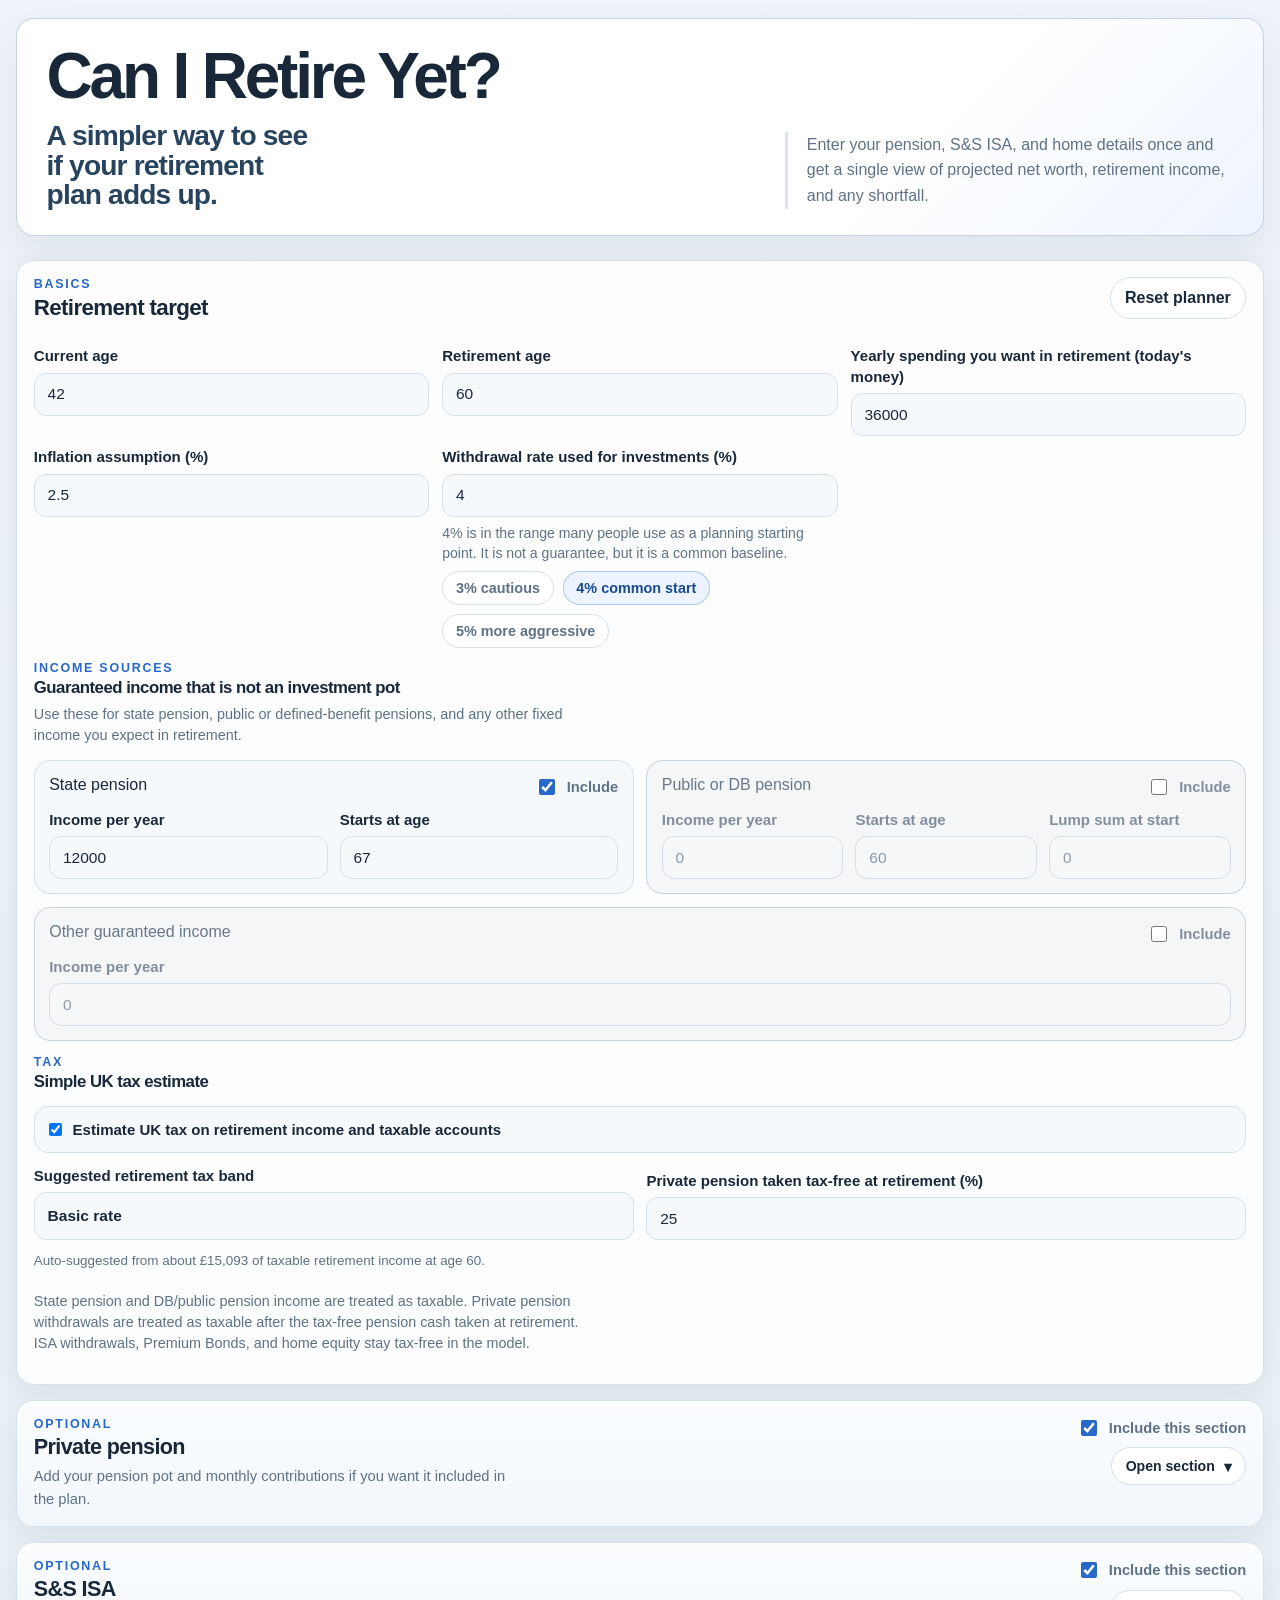
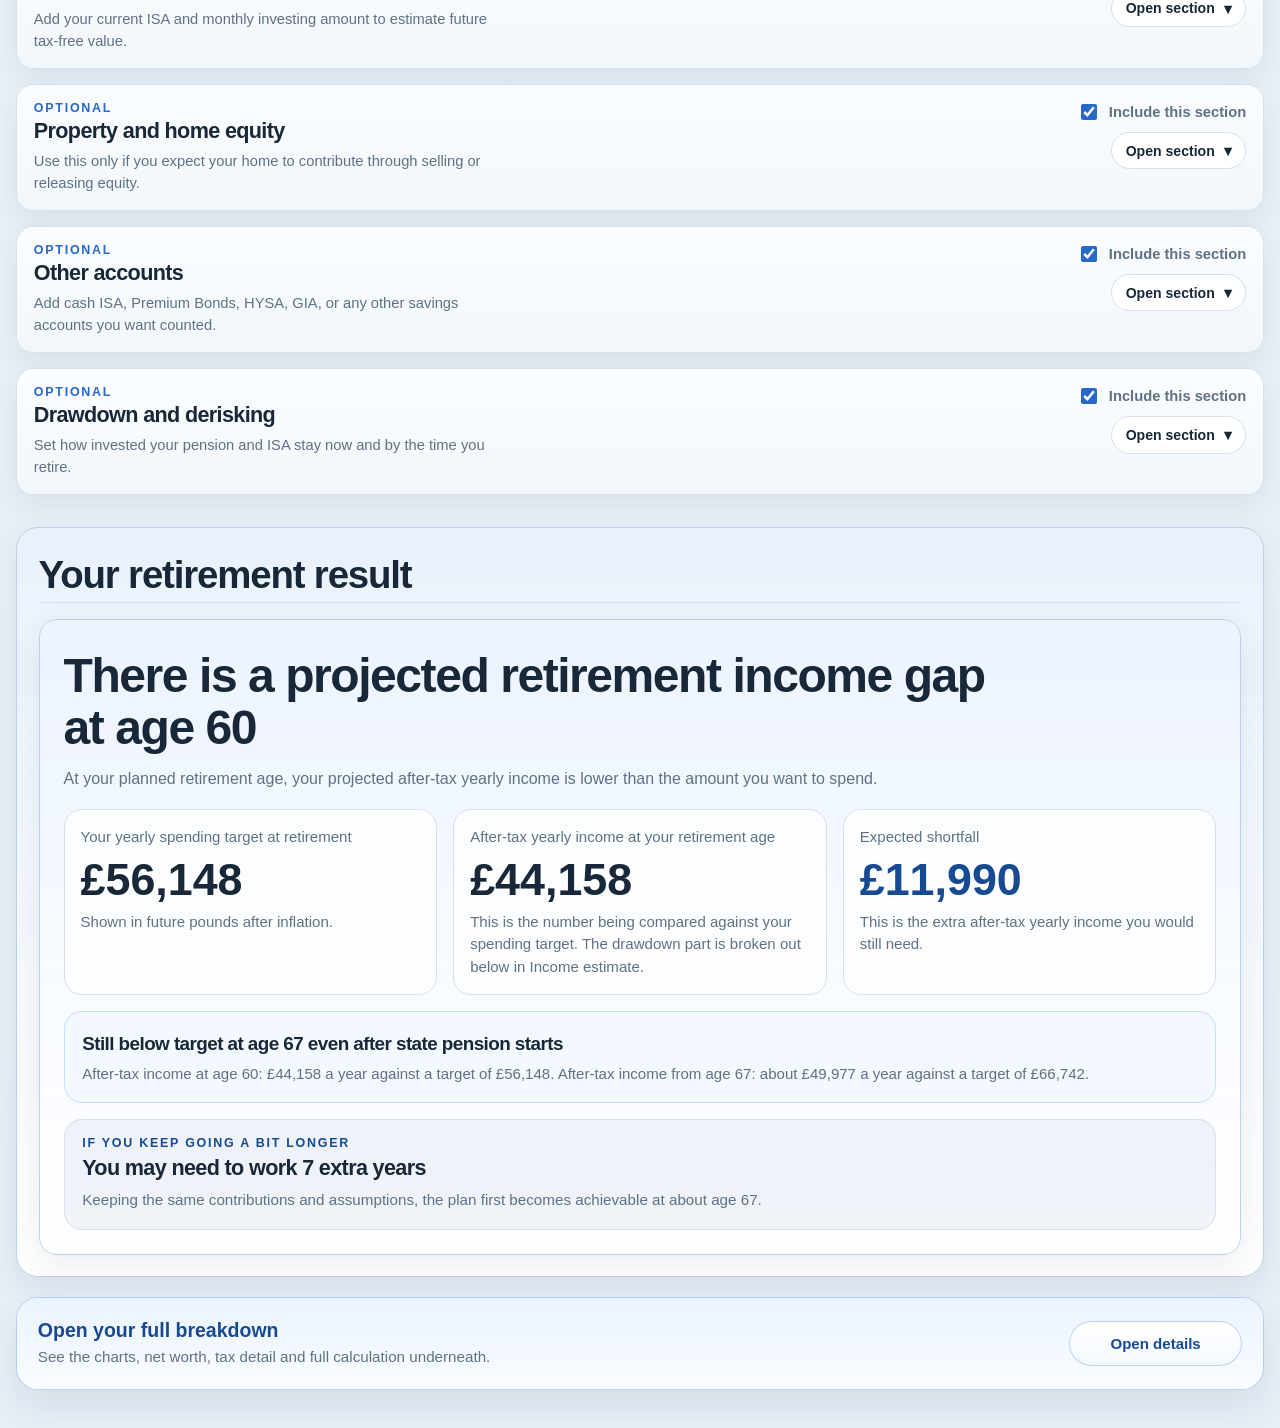
<file: index.html>
<!DOCTYPE html>
<html lang="en-GB">
<head>
  <meta charset="UTF-8">
  <meta name="viewport" content="width=device-width, initial-scale=1.0">
  <title>Can I Retire Yet?</title>
  <meta
    name="description"
    content="A simple retirement planner that combines pensions, ISA growth, and home equity in one place."
  >
  <link rel="stylesheet" href="styles.css">
</head>
<body>
  <header class="hero shell">
    <div class="hero-copy">
      <h1>Can I Retire Yet?</h1>
      <p class="hero-subtitle">A simpler way to see if your retirement plan adds up.</p>
      <p class="hero-text">
        Enter your pension, S&amp;S ISA, and home details once and get a single view of
        projected net worth, retirement income, and any shortfall.
      </p>
    </div>
  </header>

  <main class="shell layout">
    <form class="planner" id="planner" data-planner>
      <section class="panel-card panel-card-wide panel-card-aside" id="basicsSection">
        <div class="panel-heading panel-heading-top">
          <div>
            <p class="panel-kicker">Basics</p>
            <h2>Retirement target</h2>
          </div>
          <button class="secondary-button secondary-button-quiet" id="resetPlanner" type="button">Reset planner</button>
        </div>
        <div class="field-grid three-up">
          <label class="field">
            <span>Current age</span>
            <input id="currentAge" type="number" min="18" max="90" step="1" value="42">
          </label>
          <label class="field">
            <span>Retirement age</span>
            <input id="retirementAge" type="number" min="40" max="90" step="1" value="60">
          </label>
          <label class="field">
            <span>Yearly spending you want in retirement (today&apos;s money)</span>
            <input id="targetSpending" type="number" min="0" step="1000" value="36000">
          </label>
          <label class="field">
            <span>Inflation assumption (%)</span>
            <input id="inflationRate" type="number" min="0" max="10" step="0.1" value="2.5">
          </label>
          <label class="field">
            <span>Withdrawal rate used for investments (%)</span>
            <input id="withdrawalRate" type="number" min="1" max="10" step="0.1" value="4">
            <div class="field-help withdrawal-help">
              <p id="withdrawalGuidance">
                A common planning starting point is around 4%. Lower numbers are more cautious.
              </p>
              <div class="rate-presets" aria-label="Suggested withdrawal rate presets">
                <button class="rate-preset is-active" type="button" data-rate="3">3% cautious</button>
                <button class="rate-preset" type="button" data-rate="4">4% common start</button>
                <button class="rate-preset" type="button" data-rate="5">5% more aggressive</button>
              </div>
            </div>
          </label>
          <div class="guaranteed-income-block full-width">
            <div class="guaranteed-income-heading">
              <p class="panel-kicker">Income Sources</p>
              <h3>Guaranteed income that is not an investment pot</h3>
              <p class="section-copy">
                Use these for state pension, public or defined-benefit pensions, and any other fixed
                income you expect in retirement.
              </p>
            </div>
            <div class="guaranteed-income-grid">
              <div class="guaranteed-income-card optional-field" id="statePensionField">
                <div class="field-top">
                  <span>State pension</span>
                  <label class="mini-toggle">
                    <input id="includeStatePension" type="checkbox" checked>
                    <span>Include</span>
                  </label>
                </div>
                <div class="subfield-grid two-up">
                  <label class="field">
                    <span>Income per year</span>
                    <input id="statePensionIncome" type="number" min="0" step="1000" value="12000">
                  </label>
                  <label class="field">
                    <span>Starts at age</span>
                    <input id="statePensionStartAge" type="number" min="55" max="90" step="1" value="67">
                  </label>
                </div>
              </div>

              <div class="guaranteed-income-card optional-field" id="publicPensionField">
                <div class="field-top">
                  <span>Public or DB pension</span>
                  <label class="mini-toggle">
                    <input id="includePublicPension" type="checkbox">
                    <span>Include</span>
                  </label>
                </div>
                <div class="subfield-grid three-up">
                  <label class="field">
                    <span>Income per year</span>
                    <input id="publicPensionIncome" type="number" min="0" step="1000" value="0">
                  </label>
                  <label class="field">
                    <span>Starts at age</span>
                    <input id="publicPensionStartAge" type="number" min="40" max="90" step="1" value="60">
                  </label>
                  <label class="field">
                    <span>Lump sum at start</span>
                    <input id="publicPensionLumpSum" type="number" min="0" step="1000" value="0">
                  </label>
                </div>
              </div>

              <div class="guaranteed-income-card guaranteed-income-card-wide optional-field" id="otherGuaranteedIncomeField">
                <div class="field-top">
                  <span>Other guaranteed income</span>
                  <label class="mini-toggle">
                    <input id="includeOtherGuaranteedIncome" type="checkbox">
                    <span>Include</span>
                  </label>
                </div>
                <label class="field">
                  <span>Income per year</span>
                  <input id="otherGuaranteedIncome" type="number" min="0" step="1000" value="0">
                </label>
              </div>
            </div>
          </div>
          <div class="guaranteed-income-block full-width">
            <div class="guaranteed-income-heading">
              <p class="panel-kicker">Tax</p>
              <h3>Simple UK tax estimate</h3>
            </div>
            <div class="tax-controls">
              <label class="inline-checkbox full-width">
                <input id="includeTaxEstimate" type="checkbox" checked>
                <span>Estimate UK tax on retirement income and taxable accounts</span>
              </label>
              <label class="field tax-band-field">
                <span>Suggested retirement tax band</span>
                <input id="taxBand" type="hidden" value="basic">
                <div class="static-value" id="taxBandDisplay">Basic rate</div>
              </label>
              <label class="field">
                <span>Private pension taken tax-free at retirement (%)</span>
                <input id="pensionTaxFreePercent" type="number" min="0" max="25" step="1" value="25">
              </label>
              <p class="tax-helper full-width" id="taxBandHelp">Auto-suggested from projected taxable retirement income at your retirement age.</p>
            </div>
              <p class="section-copy tax-copy">
                State pension and DB/public pension income are treated as taxable. Private pension withdrawals are
                treated as taxable after the tax-free pension cash taken at retirement. ISA withdrawals, Premium
                Bonds, and home equity stay tax-free in the model.
              </p>
          </div>
        </div>
      </section>

      <details class="planner-disclosure panel-card" id="pensionSection">
        <summary class="planner-summary">
          <div class="planner-summary-copy">
            <p class="panel-kicker">Optional</p>
            <h2>Private pension</h2>
            <p>Add your pension pot and monthly contributions if you want it included in the plan.</p>
          </div>
          <div class="planner-summary-actions">
            <label class="section-toggle">
              <input id="includePension" type="checkbox" checked>
              <span>Include this section</span>
            </label>
            <span class="planner-summary-indicator" aria-hidden="true"></span>
          </div>
        </summary>
        <div class="planner-disclosure-body">
          <div class="field-grid two-up compact-grid">
            <label class="field">
              <span>Current pension value</span>
              <input id="pensionCurrent" type="number" min="0" step="1000" value="95000">
            </label>
            <label class="field">
              <span>Expected annual return (%)</span>
              <input id="pensionReturn" type="number" min="0" max="15" step="0.1" value="5">
            </label>
            <label class="field">
              <span>Your monthly contribution</span>
              <input id="pensionMonthlyEmployee" type="number" min="0" step="50" value="550">
            </label>
            <label class="field">
              <span>Employer monthly contribution</span>
              <input id="pensionMonthlyEmployer" type="number" min="0" step="50" value="350">
            </label>
            <label class="inline-checkbox full-width">
              <input id="pensionContributionInflation" type="checkbox">
              <span>Increase these monthly contributions with inflation each year</span>
            </label>
          </div>
        </div>
      </details>

      <details class="planner-disclosure panel-card" id="isaSection">
        <summary class="planner-summary">
          <div class="planner-summary-copy">
            <p class="panel-kicker">Optional</p>
            <h2>S&amp;S ISA</h2>
            <p>Add your current ISA and monthly investing amount to estimate future tax-free value.</p>
          </div>
          <div class="planner-summary-actions">
            <label class="section-toggle">
              <input id="includeIsa" type="checkbox" checked>
              <span>Include this section</span>
            </label>
            <span class="planner-summary-indicator" aria-hidden="true"></span>
          </div>
        </summary>
        <div class="planner-disclosure-body">
          <div class="field-grid three-up compact-grid">
            <label class="field">
              <span>Current ISA value</span>
              <input id="isaCurrent" type="number" min="0" step="1000" value="40000">
            </label>
            <label class="field">
              <span>Expected annual return (%)</span>
              <input id="isaReturn" type="number" min="0" max="15" step="0.1" value="6">
            </label>
            <label class="field">
              <span>Monthly ISA contribution</span>
              <input id="isaMonthly" type="number" min="0" step="50" value="500">
            </label>
            <label class="inline-checkbox full-width">
              <input id="isaContributionInflation" type="checkbox">
              <span>Increase this monthly contribution with inflation each year</span>
            </label>
          </div>
        </div>
      </details>

      <details class="planner-disclosure panel-card" id="homeSection">
        <summary class="planner-summary">
          <div class="planner-summary-copy">
            <p class="panel-kicker">Optional</p>
            <h2>Property and home equity</h2>
            <p>Use this only if you expect your home to contribute through selling or releasing equity.</p>
          </div>
          <div class="planner-summary-actions">
            <label class="section-toggle">
              <input id="includeHome" type="checkbox" checked>
              <span>Include this section</span>
            </label>
            <span class="planner-summary-indicator" aria-hidden="true"></span>
          </div>
        </summary>
        <div class="planner-disclosure-body">
          <div class="field-grid three-up compact-grid">
            <label class="field">
              <span>Current home value</span>
              <input id="homeValue" type="number" min="0" step="5000" value="425000">
            </label>
            <label class="field">
              <span>Home value growth per year (%)</span>
              <input id="homeGrowth" type="number" min="0" max="10" step="0.1" value="2.5">
            </label>
            <label class="field">
              <span>Mortgage balance today</span>
              <input id="mortgageBalance" type="number" min="0" step="1000" value="160000">
            </label>
            <label class="field">
              <span>Mortgage interest rate (%)</span>
              <input id="mortgageRate" type="number" min="0" max="20" step="0.1" value="4.2">
            </label>
            <label class="field">
              <span>Years left on mortgage</span>
              <input id="mortgageTermYears" type="number" min="0" max="40" step="1" value="22">
            </label>
            <label class="field full-width range-field">
              <span>Home equity to use for retirement funding</span>
              <div class="range-wrap">
                <input id="equityUsageRate" type="range" min="0" max="100" step="5" value="35">
                <strong id="equity-usage-label">35%</strong>
              </div>
              <small>Use this if you want to model downsizing, selling, or releasing some equity.</small>
            </label>
          </div>
        </div>
      </details>

      <details class="planner-disclosure panel-card" id="otherAccountsSection">
        <summary class="planner-summary">
          <div class="planner-summary-copy">
            <p class="panel-kicker">Optional</p>
            <h2>Other accounts</h2>
            <p>Add cash ISA, Premium Bonds, HYSA, GIA, or any other savings accounts you want counted.</p>
          </div>
          <div class="planner-summary-actions">
            <label class="section-toggle">
              <input id="includeOtherAccounts" type="checkbox" checked>
              <span>Include this section</span>
            </label>
            <span class="planner-summary-indicator" aria-hidden="true"></span>
          </div>
        </summary>
        <div class="planner-disclosure-body">
          <div class="savings-header">
            <span>Account type</span>
            <span>Current balance</span>
            <span>Monthly saving</span>
            <span>Yearly rate (%)</span>
            <span>Inflation-linked</span>
            <span></span>
          </div>
          <div class="savings-rows" id="savingsAccounts" aria-live="polite"></div>
          <button class="secondary-button" id="addSavingsAccount" type="button">
            Add another savings account
          </button>
        </div>
      </details>

      <details class="planner-disclosure panel-card" id="assetMixSection">
        <summary class="planner-summary">
          <div class="planner-summary-copy">
            <p class="panel-kicker">Optional</p>
            <h2>Drawdown and derisking</h2>
            <p>Set how invested your pension and ISA stay now and by the time you retire.</p>
          </div>
          <div class="planner-summary-actions">
            <label class="section-toggle">
              <input id="includeAssetMix" type="checkbox" checked>
              <span>Include this section</span>
            </label>
            <span class="planner-summary-indicator" aria-hidden="true"></span>
          </div>
        </summary>
        <div class="planner-disclosure-body">
          <div class="field-grid two-up">
            <label class="field">
              <span>Shares now (%)</span>
              <input id="equityAllocationNow" type="number" min="0" max="100" step="1" value="85">
            </label>
            <label class="field">
              <span>Shares at retirement (%)</span>
              <input id="equityAllocationRetirement" type="number" min="0" max="100" step="1" value="55">
            </label>
            <label class="field">
              <span>Start moving to safer assets this many years before retirement</span>
              <input id="deriskingStartYears" type="number" min="0" max="30" step="1" value="10">
            </label>
            <label class="field full-width">
              <span>Expected return for safer assets (%)</span>
              <input id="defensiveReturn" type="number" min="0" max="10" step="0.1" value="2.5">
            </label>
          </div>
        </div>
      </details>
    </form>

    <aside class="results" id="resultsSection">
      <section class="results-intro">
        <h2>Your retirement result</h2>
      </section>

      <section class="answer" aria-labelledby="readiness-title">
        <div class="answer-heading">
          <h2 id="readiness-title">There is a projected retirement income gap</h2>
          <p class="answer-copy" id="result-explainer">
            At your planned retirement age, your projected yearly income is below what you want to spend.
          </p>
        </div>
        <div class="answer-grid">
          <div class="answer-item">
            <span>Your yearly spending target at retirement</span>
            <strong id="future-spending-target">&pound;0</strong>
            <p>Shown in future pounds after inflation.</p>
          </div>
          <div class="answer-item">
            <span>After-tax yearly income at your retirement age</span>
            <strong id="answer-income-output">&pound;0</strong>
            <p>This is the number being compared against your spending target. The drawdown part is broken out below in Income estimate.</p>
          </div>
          <div class="answer-item answer-item-strong">
            <span id="answer-difference-label">Expected shortfall</span>
            <strong id="answer-difference">&pound;0</strong>
            <p id="answer-difference-note">This is the yearly gap between spending and income.</p>
          </div>
        </div>
        <div class="later-income-callout" id="later-income-callout">
          <h3 id="later-income-title">Later pension start ages can change this result</h3>
          <p id="later-income-copy">
            If income sources start after your chosen retirement age, this planner will show how the picture changes once they begin.
          </p>
        </div>
        <div class="timeline-note" id="timeline-note">
          <p class="timeline-kicker">If you keep going a bit longer</p>
          <h3 id="extra-years-title">You may need to work 0 extra years</h3>
          <p id="extra-years-copy">
            Based on the assumptions above, this plan is already achievable at your chosen retirement age.
          </p>
        </div>
      </section>
    </aside>

    <section class="results-more">
      <details class="results-disclosure">
        <summary class="results-disclosure-summary">
          <div class="results-disclosure-copy">
            <strong>Open your full breakdown</strong>
            <small>See the charts, net worth, tax detail and full calculation underneath.</small>
          </div>
        </summary>
        <div class="results-disclosure-body">
          <section class="overview" aria-label="Retirement overview">
            <div class="overview-item">
              <span>Years to retirement</span>
              <strong id="years-to-retirement">0</strong>
            </div>
            <div class="overview-item">
              <span>Projected net worth</span>
              <strong id="projected-net-worth">&pound;0</strong>
            </div>
            <div class="overview-item">
              <span>Estimated after-tax annual income</span>
              <strong id="estimated-income">&pound;0</strong>
            </div>
            <div class="overview-item overview-item-wide">
              <span id="income-gap-label">Expected shortfall</span>
              <strong id="income-gap">&pound;0</strong>
              <p class="summary-note" id="income-gap-note">Compared with your inflation-adjusted spending target.</p>
            </div>
          </section>

          <div class="results-detail-grid">
            <section class="results-card">
              <h3>Projected balances at retirement</h3>
              <div class="results-row">
                <span>Public/DB pension lump sum</span>
                <strong id="public-pension-lump-sum-output">&pound;0</strong>
              </div>
              <div class="results-row">
                <span>Private pension tax-free cash at retirement</span>
                <strong id="pension-tax-free-cash-output">&pound;0</strong>
              </div>
              <div class="results-row">
                <span>Remaining private pension pot</span>
                <strong id="pension-future-value">&pound;0</strong>
              </div>
              <div class="results-row">
                <span>S&amp;S ISA</span>
                <strong id="isa-future-value">&pound;0</strong>
              </div>
              <div class="results-row">
                <span>Other accounts</span>
                <strong id="savings-future-value">&pound;0</strong>
              </div>
              <div class="results-row">
                <span>Home equity</span>
                <strong id="home-equity-value">&pound;0</strong>
              </div>
              <div class="results-row">
                <span>Usable home equity</span>
                <strong id="usable-equity-value">&pound;0</strong>
              </div>
            </section>

            <section class="results-card">
              <h3>Income estimate</h3>
              <div class="results-row">
                <span>Gross drawdown from pension, pension tax-free cash, ISA, other accounts and home equity</span>
                <strong id="drawdown-income">&pound;0</strong>
              </div>
              <div class="results-row">
                <span>State pension income at retirement</span>
                <strong id="state-pension-income-output">&pound;0</strong>
              </div>
              <div class="results-row">
                <span>Public/DB pension income at retirement</span>
                <strong id="public-pension-income-output">&pound;0</strong>
              </div>
              <div class="results-row">
                <span>Other guaranteed income</span>
                <strong id="other-guaranteed-income-output">&pound;0</strong>
              </div>
              <div class="results-row">
                <span>Gross yearly income before tax</span>
                <strong id="gross-income-output">&pound;0</strong>
              </div>
              <div class="results-row">
                <span>Estimated income tax</span>
                <strong id="income-tax-output">&pound;0</strong>
              </div>
              <div class="results-row emphasis">
                <span>After-tax yearly income available</span>
                <strong id="total-income-output">&pound;0</strong>
              </div>
            </section>

            <section class="results-card">
              <h3>Net worth mix</h3>
              <div class="mix-group">
                <div class="mix-label">
                  <span>Public/DB lump sum</span>
                  <strong id="public-pension-lump-sum-share-label">0%</strong>
                </div>
                <div class="stack-bar"><span class="bar-fill public-pension-fill" id="public-pension-lump-sum-share"></span></div>
              </div>
              <div class="mix-group">
                <div class="mix-label">
                  <span>Pension</span>
                  <strong id="pension-share-label">0%</strong>
                </div>
                <div class="stack-bar"><span class="bar-fill pension-fill" id="pension-share"></span></div>
              </div>
              <div class="mix-group">
                <div class="mix-label">
                  <span>S&amp;S ISA</span>
                  <strong id="isa-share-label">0%</strong>
                </div>
                <div class="stack-bar"><span class="bar-fill isa-fill" id="isa-share"></span></div>
              </div>
              <div class="mix-group">
                <div class="mix-label">
                  <span>Other accounts</span>
                  <strong id="savings-share-label">0%</strong>
                </div>
                <div class="stack-bar"><span class="bar-fill savings-fill" id="savings-share"></span></div>
              </div>
              <div class="mix-group">
                <div class="mix-label">
                  <span>Home equity</span>
                  <strong id="home-share-label">0%</strong>
                </div>
                <div class="stack-bar"><span class="bar-fill home-fill" id="home-share"></span></div>
              </div>
            </section>
          </div>

          <section class="results-card charts-card">
            <div class="charts-header">
              <div>
                <h3>Interactive charts</h3>
                <p class="chart-note" id="chartDescription">
                  Hover the bars to inspect how your plan grows between now and retirement.
                </p>
              </div>
              <div class="chart-mode-switch" aria-label="Chart modes">
                <button class="chart-mode is-active" type="button" data-chart-mode="growth">Net worth growth</button>
                <button class="chart-mode" type="button" data-chart-mode="contributions">Contributions</button>
                <button class="chart-mode" type="button" data-chart-mode="drawdown">Drawdown</button>
              </div>
            </div>

            <div class="chart-frame">
              <div class="chart-meta">
                <h4 id="chartTitle">Net worth growth to retirement</h4>
                <p id="chartSummary">Projected total net worth grows as contributions, returns, and home equity build over time.</p>
              </div>
              <div class="chart-stage" id="chartStage">
                <div class="chart-canvas">
                  <svg id="interactiveChart" viewBox="0 0 960 380" role="img" aria-labelledby="chartTitle"></svg>
                </div>
                <div class="chart-tooltip" id="chartTooltip" hidden></div>
              </div>
              <div class="chart-legend" id="chartLegend"></div>
            </div>
          </section>

          <section class="results-card assumptions">
            <h3>Assumptions</h3>
            <ul>
              <li id="assumption-growth">Monthly compounding is used for pension and ISA growth.</li>
              <li id="assumption-inflation">Target spending is inflated from today to retirement.</li>
              <li id="assumption-tax">Tax is not being estimated on taxable accounts.</li>
              <li id="assumption-equity">Only the chosen share of home equity is counted toward funding.</li>
            </ul>
          </section>
        </div>
      </details>
    </section>
  </main>

  <noscript>
    <div class="noscript-banner">
      This planner needs JavaScript enabled to calculate pension, ISA, and home equity projections.
    </div>
  </noscript>

  <template id="savingsAccountTemplate">
    <div class="savings-row">
      <label class="field">
        <span class="sr-only">Account type</span>
        <select class="savings-type">
          <option value="cash_isa">Cash ISA</option>
          <option value="cash_lisa">Cash LISA</option>
          <option value="premium_bonds">Premium Bonds</option>
          <option value="hysa">High-yield savings</option>
          <option value="fixed_bond">Fixed-rate bond</option>
          <option value="notice_account">Notice account</option>
          <option value="nsi_income_bonds">NS&amp;I Income Bonds</option>
          <option value="gia">GIA</option>
          <option value="savings_account">Savings account</option>
        </select>
      </label>
      <label class="field">
        <span class="sr-only">Current balance</span>
        <input class="savings-balance" type="number" min="0" step="100" value="0">
      </label>
      <label class="field">
        <span class="sr-only">Monthly saving</span>
        <input class="savings-monthly" type="number" min="0" step="25" value="0">
      </label>
      <label class="field">
        <span class="sr-only">Yearly rate</span>
        <input class="savings-rate" type="number" min="0" max="15" step="0.1" value="0">
      </label>
      <label class="savings-checkbox">
        <input class="savings-inflation-linked" type="checkbox">
        <span>Inflation</span>
      </label>
      <button class="remove-button" type="button">Remove</button>
    </div>
  </template>

  <script src="script.js"></script>
</body>
</html>
</file>
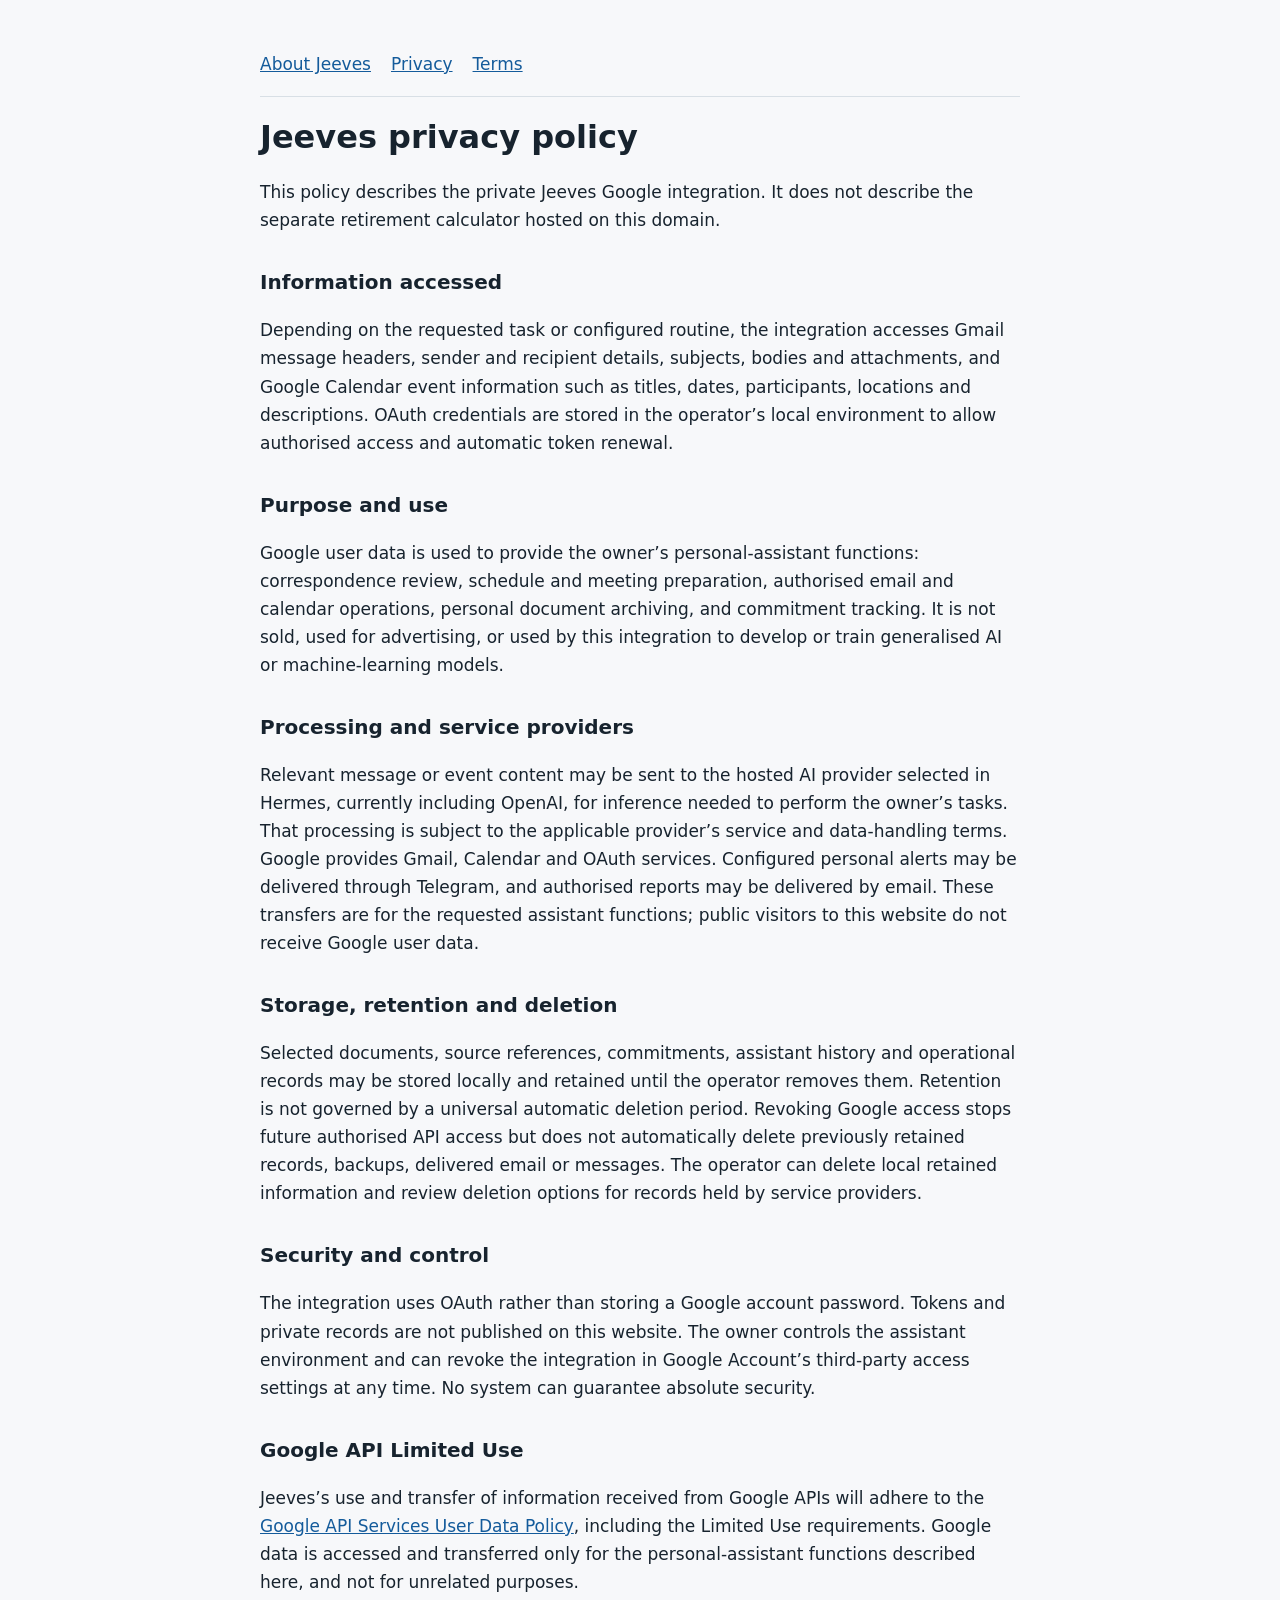
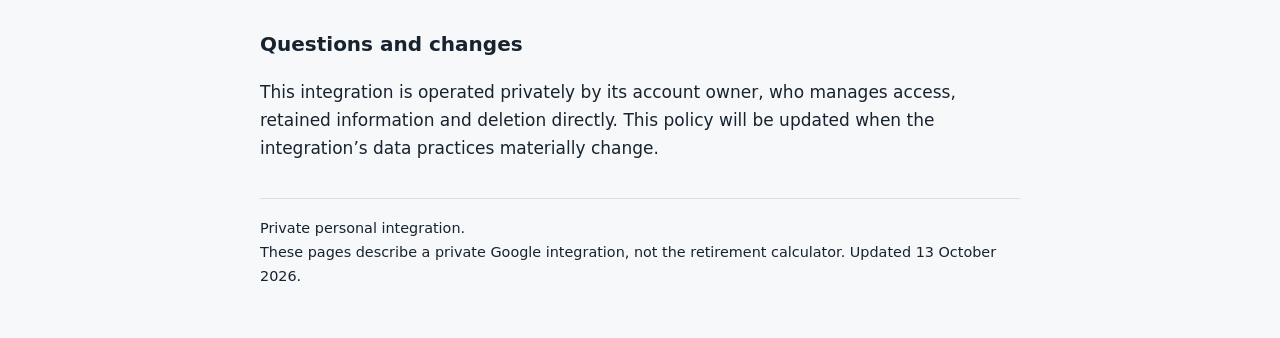
<file: jeeves-privacy.html>
<!doctype html>
<html lang="en-GB"><head><meta charset="utf-8"><meta name="viewport" content="width=device-width,initial-scale=1"><meta name="robots" content="noindex"><title>Jeeves — privacy policy</title><style>body{font:17px/1.65 system-ui,sans-serif;color:#17232e;background:#f7f8fa;margin:0}main{max-width:760px;margin:50px auto;padding:0 24px}h1{font-size:2rem;line-height:1.2}h2{font-size:1.25rem;margin-top:2rem}a{color:#145b9b}nav{display:flex;gap:20px;flex-wrap:wrap;border-bottom:1px solid #d8dfe5;padding-bottom:18px}footer{border-top:1px solid #d8dfe5;margin-top:36px;padding-top:18px;font-size:.9rem}.note{padding:16px;border-left:4px solid #145b9b;background:#eaf0f5}</style></head><body><main><nav aria-label="Integration information"><a href="jeeves.html">About Jeeves</a><a href="jeeves-privacy.html">Privacy</a><a href="jeeves-terms.html">Terms</a></nav><h1>Jeeves privacy policy</h1><p>This policy describes the private Jeeves Google integration. It does not describe the separate retirement calculator hosted on this domain.</p><h2>Information accessed</h2><p>Depending on the requested task or configured routine, the integration accesses Gmail message headers, sender and recipient details, subjects, bodies and attachments, and Google Calendar event information such as titles, dates, participants, locations and descriptions. OAuth credentials are stored in the operator’s local environment to allow authorised access and automatic token renewal.</p><h2>Purpose and use</h2><p>Google user data is used to provide the owner’s personal-assistant functions: correspondence review, schedule and meeting preparation, authorised email and calendar operations, personal document archiving, and commitment tracking. It is not sold, used for advertising, or used by this integration to develop or train generalised AI or machine-learning models.</p><h2>Processing and service providers</h2><p>Relevant message or event content may be sent to the hosted AI provider selected in Hermes, currently including OpenAI, for inference needed to perform the owner’s tasks. That processing is subject to the applicable provider’s service and data-handling terms. Google provides Gmail, Calendar and OAuth services. Configured personal alerts may be delivered through Telegram, and authorised reports may be delivered by email. These transfers are for the requested assistant functions; public visitors to this website do not receive Google user data.</p><h2>Storage, retention and deletion</h2><p>Selected documents, source references, commitments, assistant history and operational records may be stored locally and retained until the operator removes them. Retention is not governed by a universal automatic deletion period. Revoking Google access stops future authorised API access but does not automatically delete previously retained records, backups, delivered email or messages. The operator can delete local retained information and review deletion options for records held by service providers.</p><h2>Security and control</h2><p>The integration uses OAuth rather than storing a Google account password. Tokens and private records are not published on this website. The owner controls the assistant environment and can revoke the integration in Google Account’s third-party access settings at any time. No system can guarantee absolute security.</p><h2>Google API Limited Use</h2><p>Jeeves’s use and transfer of information received from Google APIs will adhere to the <a href="https://developers.google.com/terms/api-services-user-data-policy">Google API Services User Data Policy</a>, including the Limited Use requirements. Google data is accessed and transferred only for the personal-assistant functions described here, and not for unrelated purposes.</p><h2>Questions and changes</h2><p>This integration is operated privately by its account owner, who manages access, retained information and deletion directly. This policy will be updated when the integration’s data practices materially change.</p><footer>Private personal integration.<br>These pages describe a private Google integration, not the retirement calculator. Updated 13 October 2026.</footer></main></body></html>
</file>
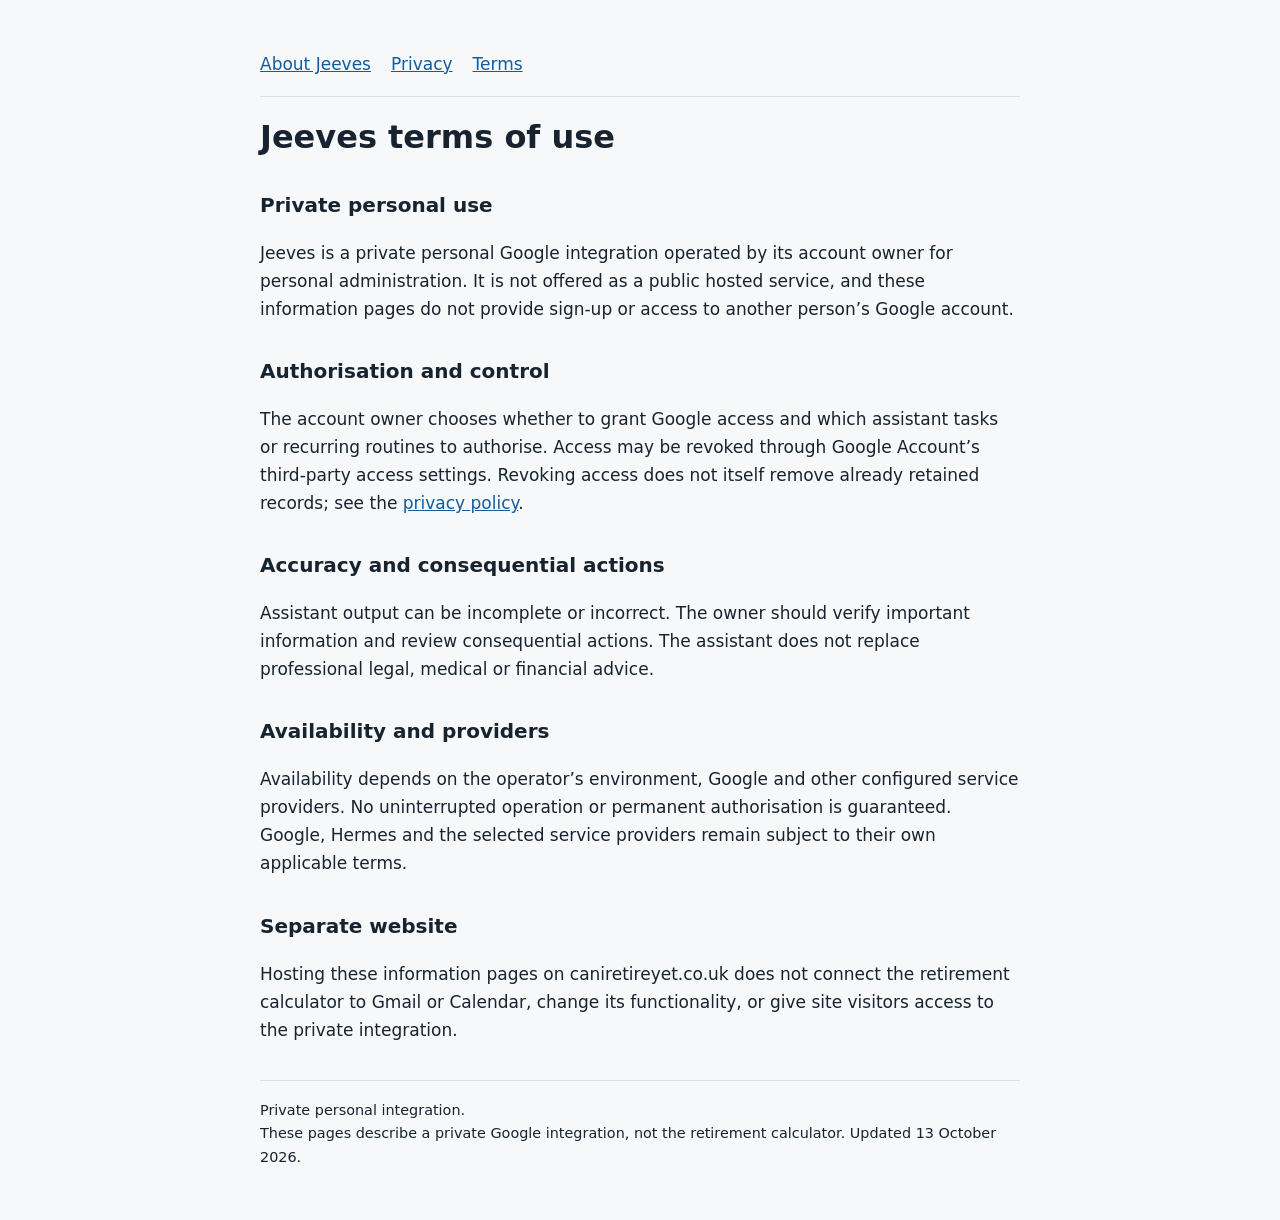
<file: jeeves-terms.html>
<!doctype html>
<html lang="en-GB"><head><meta charset="utf-8"><meta name="viewport" content="width=device-width,initial-scale=1"><meta name="robots" content="noindex"><title>Jeeves — terms of use</title><style>body{font:17px/1.65 system-ui,sans-serif;color:#17232e;background:#f7f8fa;margin:0}main{max-width:760px;margin:50px auto;padding:0 24px}h1{font-size:2rem;line-height:1.2}h2{font-size:1.25rem;margin-top:2rem}a{color:#145b9b}nav{display:flex;gap:20px;flex-wrap:wrap;border-bottom:1px solid #d8dfe5;padding-bottom:18px}footer{border-top:1px solid #d8dfe5;margin-top:36px;padding-top:18px;font-size:.9rem}.note{padding:16px;border-left:4px solid #145b9b;background:#eaf0f5}</style></head><body><main><nav aria-label="Integration information"><a href="jeeves.html">About Jeeves</a><a href="jeeves-privacy.html">Privacy</a><a href="jeeves-terms.html">Terms</a></nav><h1>Jeeves terms of use</h1><h2>Private personal use</h2><p>Jeeves is a private personal Google integration operated by its account owner for personal administration. It is not offered as a public hosted service, and these information pages do not provide sign-up or access to another person’s Google account.</p><h2>Authorisation and control</h2><p>The account owner chooses whether to grant Google access and which assistant tasks or recurring routines to authorise. Access may be revoked through Google Account’s third-party access settings. Revoking access does not itself remove already retained records; see the <a href="jeeves-privacy.html">privacy policy</a>.</p><h2>Accuracy and consequential actions</h2><p>Assistant output can be incomplete or incorrect. The owner should verify important information and review consequential actions. The assistant does not replace professional legal, medical or financial advice.</p><h2>Availability and providers</h2><p>Availability depends on the operator’s environment, Google and other configured service providers. No uninterrupted operation or permanent authorisation is guaranteed. Google, Hermes and the selected service providers remain subject to their own applicable terms.</p><h2>Separate website</h2><p>Hosting these information pages on caniretireyet.co.uk does not connect the retirement calculator to Gmail or Calendar, change its functionality, or give site visitors access to the private integration.</p><footer>Private personal integration.<br>These pages describe a private Google integration, not the retirement calculator. Updated 13 October 2026.</footer></main></body></html>
</file>
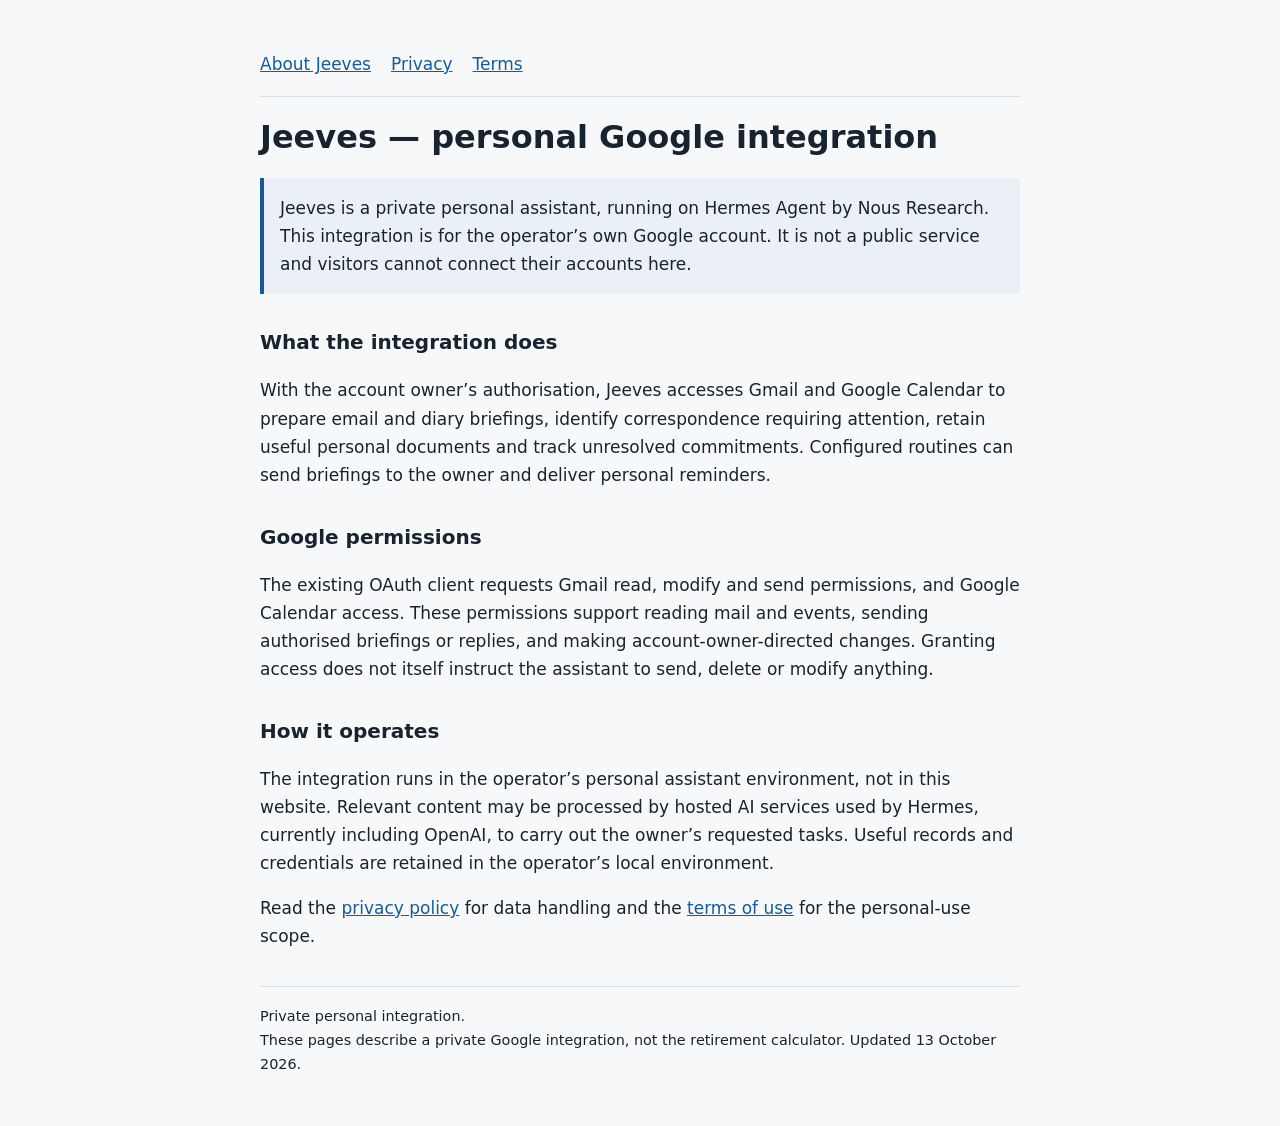
<file: jeeves.html>
<!doctype html>
<html lang="en-GB"><head><meta charset="utf-8"><meta name="viewport" content="width=device-width,initial-scale=1"><meta name="robots" content="noindex"><title>Jeeves — personal Google integration</title><style>body{font:17px/1.65 system-ui,sans-serif;color:#17232e;background:#f7f8fa;margin:0}main{max-width:760px;margin:50px auto;padding:0 24px}h1{font-size:2rem;line-height:1.2}h2{font-size:1.25rem;margin-top:2rem}a{color:#145b9b}nav{display:flex;gap:20px;flex-wrap:wrap;border-bottom:1px solid #d8dfe5;padding-bottom:18px}footer{border-top:1px solid #d8dfe5;margin-top:36px;padding-top:18px;font-size:.9rem}.note{padding:16px;border-left:4px solid #145b9b;background:#eaf0f5}</style></head><body><main><nav aria-label="Integration information"><a href="jeeves.html">About Jeeves</a><a href="jeeves-privacy.html">Privacy</a><a href="jeeves-terms.html">Terms</a></nav><h1>Jeeves — personal Google integration</h1><p class="note">Jeeves is a private personal assistant, running on Hermes Agent by Nous Research. This integration is for the operator’s own Google account. It is not a public service and visitors cannot connect their accounts here.</p><h2>What the integration does</h2><p>With the account owner’s authorisation, Jeeves accesses Gmail and Google Calendar to prepare email and diary briefings, identify correspondence requiring attention, retain useful personal documents and track unresolved commitments. Configured routines can send briefings to the owner and deliver personal reminders.</p><h2>Google permissions</h2><p>The existing OAuth client requests Gmail read, modify and send permissions, and Google Calendar access. These permissions support reading mail and events, sending authorised briefings or replies, and making account-owner-directed changes. Granting access does not itself instruct the assistant to send, delete or modify anything.</p><h2>How it operates</h2><p>The integration runs in the operator’s personal assistant environment, not in this website. Relevant content may be processed by hosted AI services used by Hermes, currently including OpenAI, to carry out the owner’s requested tasks. Useful records and credentials are retained in the operator’s local environment.</p><p>Read the <a href="jeeves-privacy.html">privacy policy</a> for data handling and the <a href="jeeves-terms.html">terms of use</a> for the personal-use scope.</p><footer>Private personal integration.<br>These pages describe a private Google integration, not the retirement calculator. Updated 13 October 2026.</footer></main></body></html>
</file>
<file: styles.css>
:root {
  --bg: #edf3f8;
  --bg-deep: #dfeaf4;
  --surface: #ffffff;
  --surface-soft: #f6f9fc;
  --surface-strong: #eaf3ff;
  --border: #d6e0ea;
  --border-strong: #bfd1e4;
  --ink: #182838;
  --muted: #5f7285;
  --accent: #2768c9;
  --accent-strong: #174a91;
  --accent-soft: #edf4ff;
  --hero-tint: rgba(39, 104, 201, 0.08);
  --hero-tint-strong: rgba(39, 104, 201, 0.14);
  --public-pension: #8f67d8;
  --pension: #3e82f7;
  --isa: #f0a13a;
  --home: #2fa67f;
  --shadow: 0 10px 30px rgba(25, 50, 79, 0.08);
  --shadow-hero: 0 18px 44px rgba(25, 50, 79, 0.12);
  --radius-lg: 18px;
  --radius-md: 12px;
}

* {
  box-sizing: border-box;
}

html {
  scroll-behavior: smooth;
}

body {
  margin: 0;
  min-height: 100vh;
  background:
    linear-gradient(180deg, #edf3f8 0%, #e6eef6 100%);
  color: var(--ink);
  font-family: "Aptos", "Segoe UI", sans-serif;
}

h1,
h2,
h3,
p {
  margin: 0;
}

h1,
h2,
h3 {
  font-family: "Aptos Display", "Aptos", "Segoe UI", sans-serif;
  letter-spacing: -0.03em;
  font-weight: 700;
}

.shell {
  width: min(1280px, calc(100% - 2rem));
  margin: 0 auto;
}

.hero {
  padding: 1.1rem 0 0.75rem;
}

.eyebrow,
.panel-kicker,
.summary-kicker {
  color: var(--accent);
  font-size: 0.78rem;
  font-weight: 700;
  letter-spacing: 0.14em;
  text-transform: uppercase;
}

.hero-copy,
.overview,
.answer,
.panel-card,
.results-card {
  background: var(--surface);
  border: 1px solid var(--border);
  border-radius: var(--radius-lg);
  box-shadow: var(--shadow);
}

.hero-copy {
  display: grid;
  grid-template-columns: minmax(0, 1.35fr) minmax(17rem, 0.95fr);
  gap: 0.8rem 2rem;
  align-items: end;
  padding: 1.75rem 1.85rem 1.6rem;
  border-color: rgba(191, 209, 228, 0.92);
  background: linear-gradient(135deg, rgba(255, 255, 255, 0.99) 0%, rgba(255, 255, 255, 0.99) 70%, rgba(237, 244, 255, 0.98) 100%);
  box-shadow: 0 18px 40px rgba(24, 40, 56, 0.06);
}

.hero-copy::before,
.hero-copy::after {
  display: none;
}

.hero h1 {
  grid-column: 1 / -1;
  margin-top: 0;
  margin-bottom: 0.2rem;
  font-size: clamp(3rem, 5vw, 4.9rem);
  line-height: 0.92;
  max-width: none;
  white-space: nowrap;
  letter-spacing: -0.05em;
  color: var(--ink);
}

.hero-subtitle {
  grid-column: 1 / 2;
  font-family: "Aptos Display", "Aptos", "Segoe UI", sans-serif;
  font-size: clamp(1.45rem, 2.2vw, 2.2rem);
  font-weight: 700;
  letter-spacing: -0.03em;
  line-height: 1.04;
  color: #27435e;
  max-width: 18ch;
  text-wrap: balance;
}

.hero-text {
  grid-column: 2 / 3;
  margin-top: 0;
  max-width: 28rem;
  justify-self: end;
  padding: 0 0 0 1.15rem;
  border: 0;
  border-left: 3px solid rgba(39, 104, 201, 0.18);
  border-radius: 0;
  background: none;
  color: var(--muted);
  line-height: 1.62;
  font-size: 1rem;
}

.hero .eyebrow {
  grid-column: 1 / -1;
  margin-bottom: 0.1rem;
}

.overview {
  display: grid;
  grid-template-columns: repeat(4, minmax(0, 1fr));
  gap: 1rem;
  padding: 1.25rem;
  background: rgba(255, 255, 255, 0.86);
}

.overview-item {
  padding: 0.25rem 0.25rem 0.1rem;
}

.overview-item span,
.results-row span,
.mix-label span,
.summary-note,
.assumptions li {
  color: var(--muted);
  font-size: 0.94rem;
  line-height: 1.5;
}

.overview-item strong {
  display: block;
  margin-top: 0.35rem;
  font-size: clamp(1.35rem, 3vw, 2rem);
  line-height: 1.15;
  font-weight: 700;
}

.overview-item-wide {
  grid-column: span 1;
}

.summary-note {
  margin-top: 0.45rem;
}

.answer {
  padding: 1.5rem;
  border-color: var(--border-strong);
  background:
    linear-gradient(180deg, rgba(237, 244, 255, 0.94), rgba(255, 255, 255, 0.98));
}

.answer-heading {
  max-width: 60rem;
}

.answer-heading h2 {
  margin-top: 0.35rem;
  font-size: clamp(2rem, 4vw, 3rem);
  line-height: 1.08;
}

.answer-copy {
  margin-top: 0.75rem;
  color: var(--muted);
  line-height: 1.6;
  font-size: 1rem;
}

.answer-grid {
  display: grid;
  grid-template-columns: repeat(3, minmax(0, 1fr));
  gap: 1rem;
  margin-top: 1.1rem;
}

.answer-item {
  padding: 1rem;
  border: 1px solid var(--border);
  border-radius: 18px;
  background: rgba(255, 255, 255, 0.72);
}

.answer-item span {
  display: block;
  color: var(--muted);
  font-size: 0.94rem;
  line-height: 1.5;
}

.answer-item strong {
  display: block;
  margin-top: 0.45rem;
  font-size: clamp(1.8rem, 4vw, 2.8rem);
  line-height: 1.05;
}

.answer-item p {
  margin-top: 0.5rem;
  color: var(--muted);
  line-height: 1.5;
  font-size: 0.94rem;
}

.answer-item-strong strong {
  color: var(--accent-strong);
}

.later-income-callout {
  margin-top: 1rem;
  padding: 1rem 1.1rem;
  border: 1px solid #c7dcff;
  border-radius: 18px;
  background: #f4f8ff;
}

.later-income-callout.is-positive {
  border-color: #b8dfcf;
  background: #f1fbf6;
}

.later-income-callout h3 {
  margin-top: 0.3rem;
  font-size: 1.18rem;
}

.later-income-callout p:last-child {
  margin-top: 0.45rem;
  color: var(--muted);
  line-height: 1.55;
  font-size: 0.94rem;
}

.timeline-note {
  margin-top: 1rem;
  padding: 1rem 1.1rem;
  border-radius: 18px;
  background: rgba(24, 74, 145, 0.06);
  border: 1px solid var(--border);
}

.timeline-kicker {
  color: var(--accent-strong);
  font-size: 0.78rem;
  font-weight: 700;
  letter-spacing: 0.14em;
  text-transform: uppercase;
}

.timeline-note h3 {
  margin-top: 0.35rem;
  font-size: 1.35rem;
}

.timeline-note p:last-child {
  margin-top: 0.45rem;
  color: var(--muted);
  line-height: 1.6;
  font-size: 0.95rem;
}

.layout {
  display: grid;
  gap: 1.1rem;
  padding: 0.75rem 0 2.4rem;
}

.planner,
.results {
  display: grid;
  gap: 0.95rem;
  min-width: 0;
}

.planner {
  align-items: start;
}

.results {
  gap: 1rem;
  padding: 1.35rem;
  border: 1px solid var(--border-strong);
  border-radius: 22px;
  background: linear-gradient(180deg, rgba(233, 242, 253, 0.7), rgba(255, 255, 255, 0.96));
  box-shadow: var(--shadow);
}

.results-more {
  display: grid;
  gap: 1rem;
  margin-top: 0.15rem;
}

.panel-card,
.results-card {
  padding: 1rem 1.05rem;
  min-width: 0;
  background: rgba(255, 255, 255, 0.88);
}

.panel-heading {
  margin-bottom: 0.75rem;
}

.panel-heading-top {
  display: flex;
  align-items: flex-start;
  justify-content: space-between;
  gap: 1rem;
}

.panel-heading h2 {
  margin-top: 0.25rem;
  font-size: 1.4rem;
}

.section-copy {
  margin-top: 0.3rem;
  max-width: 60ch;
  color: var(--muted);
  line-height: 1.48;
  font-size: 0.9rem;
}

.results-intro {
  padding-bottom: 0.35rem;
  border-bottom: 1px solid var(--border);
}

.results-intro h2 {
  margin-top: 0.2rem;
  font-size: clamp(1.7rem, 3vw, 2.45rem);
}

.field-grid {
  display: grid;
  gap: 0.7rem 0.8rem;
}

.guaranteed-income-block {
  display: grid;
  gap: 0.85rem;
  padding-top: 0.15rem;
}

.guaranteed-income-heading h3 {
  margin-top: 0.2rem;
  font-size: 1.05rem;
}

.guaranteed-income-heading .section-copy {
  margin-top: 0.35rem;
  max-width: 68ch;
}

.guaranteed-income-grid {
  display: grid;
  grid-template-columns: repeat(2, minmax(0, 1fr));
  gap: 0.8rem;
}

.guaranteed-income-card {
  display: grid;
  gap: 0.75rem;
  padding: 0.9rem;
  border: 1px solid var(--border);
  border-radius: 16px;
  background: var(--surface-soft);
  min-width: 0;
}

.guaranteed-income-card-wide {
  grid-column: 1 / -1;
}

.guaranteed-income-card .field-top {
  align-items: flex-start;
}

.guaranteed-income-card .field-top > span {
  font-size: 1rem;
}

.subfield-grid {
  display: grid;
  gap: 0.65rem 0.75rem;
}

.two-up {
  grid-template-columns: repeat(2, minmax(0, 1fr));
}

.three-up {
  grid-template-columns: repeat(3, minmax(0, 1fr));
}

.field {
  display: flex;
  flex-direction: column;
  gap: 0.38rem;
  min-width: 0;
}

.field-top {
  display: flex;
  align-items: center;
  justify-content: space-between;
  gap: 0.75rem;
}

.field span {
  font-weight: 700;
  color: var(--ink);
  font-size: 0.94rem;
  line-height: 1.35;
}

.field-help {
  display: grid;
  gap: 0.45rem;
  margin-top: 0;
}

.field-help p {
  color: var(--muted);
  font-size: 0.88rem;
  line-height: 1.45;
}

.inline-checkbox {
  display: inline-flex;
  align-items: center;
  gap: 0.65rem;
  min-height: 2.75rem;
  padding: 0.75rem 0.9rem;
  border: 1px solid var(--border);
  border-radius: 14px;
  background: var(--surface-soft);
  cursor: pointer;
}

.inline-checkbox input {
  margin: 0;
}

.inline-checkbox span {
  color: var(--ink);
  font-size: 0.94rem;
  font-weight: 700;
  line-height: 1.4;
}

.tax-controls {
  display: grid;
  grid-template-columns: repeat(2, minmax(0, 1fr));
  gap: 0.8rem;
  align-items: end;
  margin-bottom: 0.45rem;
}

.tax-band-field {
  min-width: 0;
}

.tax-copy {
  margin: 0 0 0.8rem;
  max-width: 70ch;
}

.field input {
  width: 100%;
  padding: 0.72rem 0.8rem;
  border: 1px solid var(--border);
  border-radius: var(--radius-md);
  background: var(--surface-soft);
  color: var(--ink);
  font: inherit;
  font-size: 0.97rem;
}

.field select {
  width: 100%;
  padding: 0.72rem 0.8rem;
  border: 1px solid var(--border);
  border-radius: var(--radius-md);
  background: var(--surface-soft);
  color: var(--ink);
  font: inherit;
  font-size: 0.97rem;
}

.static-value {
  width: 100%;
  min-height: 3rem;
  display: flex;
  align-items: center;
  padding: 0.72rem 0.8rem;
  border: 1px solid var(--border);
  border-radius: var(--radius-md);
  background: var(--surface-soft);
  color: var(--ink);
  font-size: 0.97rem;
  font-weight: 700;
}

.field small {
  color: var(--muted);
  font-size: 0.84rem;
  line-height: 1.45;
}

.tax-helper {
  margin: -0.15rem 0 0;
  color: var(--muted);
  font-size: 0.84rem;
  line-height: 1.45;
}

.field input:focus-visible {
  outline: 2px solid rgba(41, 95, 122, 0.18);
  border-color: var(--accent);
}

.field select:focus-visible {
  outline: 2px solid rgba(41, 95, 122, 0.18);
  border-color: var(--accent);
}

.full-width {
  grid-column: 1 / -1;
}

.panel-card-wide {
  width: 100%;
}

.panel-card-half {
  width: 100%;
}

.panel-card-aside {
  display: grid;
  gap: 0.85rem;
}

.panel-card-aside .panel-heading {
  min-width: 0;
}

.planner-disclosure {
  padding: 0;
  overflow: hidden;
}

.planner-summary {
  display: flex;
  align-items: flex-start;
  justify-content: space-between;
  gap: 1rem;
  padding: 1rem 1.05rem;
  cursor: pointer;
  list-style: none;
  background: linear-gradient(180deg, #fbfdff, #f2f7fc);
}

.planner-summary::-webkit-details-marker {
  display: none;
}

.planner-summary:hover {
  background: linear-gradient(180deg, #f7fbff, #eef5fc);
}

.planner-summary-copy {
  min-width: 0;
}

.planner-summary-copy h2 {
  margin-top: 0.2rem;
  font-size: 1.35rem;
}

.planner-summary-copy p:last-child {
  margin-top: 0.35rem;
  max-width: 58ch;
  color: var(--muted);
  font-size: 0.92rem;
  line-height: 1.5;
}

.planner-summary-actions {
  display: grid;
  justify-items: end;
  gap: 0.55rem;
  flex: 0 0 auto;
}

.planner-summary-indicator {
  display: inline-flex;
  align-items: center;
  gap: 0.55rem;
  min-height: 2.35rem;
  padding: 0.55rem 0.85rem;
  border: 1px solid var(--border);
  border-radius: 999px;
  background: var(--surface);
  color: var(--ink);
  font-size: 0.88rem;
  font-weight: 700;
}

.planner-summary-indicator::before {
  content: "Open section";
}

.planner-summary-indicator::after {
  content: "▾";
  font-size: 0.95rem;
  line-height: 1;
}

.planner-disclosure[open] .planner-summary {
  background: linear-gradient(180deg, #f8fbff, #eef5fc);
}

.planner-disclosure[open] .planner-summary-indicator {
  border-color: rgba(39, 104, 201, 0.24);
  background: var(--accent-soft);
  color: var(--accent-strong);
}

.planner-disclosure[open] .planner-summary-indicator::before {
  content: "Close section";
}

.planner-disclosure[open] .planner-summary-indicator::after {
  content: "▴";
}

.planner-disclosure-body {
  padding: 0 1.05rem 1rem;
  border-top: 1px solid var(--border);
}

.planner-disclosure-body .field-grid,
.planner-disclosure-body .savings-header,
.planner-disclosure-body .savings-rows,
.planner-disclosure-body .secondary-button {
  margin-top: 0.85rem;
}

.timeline-explainer {
  display: grid;
  grid-template-columns: repeat(3, minmax(0, 1fr));
  gap: 0.7rem;
  margin-top: 0.85rem;
}

.timeline-step {
  padding: 0.8rem 0.9rem;
  border: 1px solid var(--border);
  border-radius: 14px;
  background: var(--surface-soft);
}

.timeline-step strong {
  display: block;
  font-size: 0.92rem;
}

.timeline-step p {
  margin-top: 0.3rem;
  color: var(--muted);
  font-size: 0.88rem;
  line-height: 1.45;
}

.inline-note {
  margin-top: 0.85rem;
  padding: 0.85rem 0.95rem;
  border: 1px solid var(--border);
  border-radius: 14px;
  background: var(--surface-soft);
}

.inline-note p {
  color: var(--muted);
  font-size: 0.9rem;
  line-height: 1.5;
}

.inline-note p + p {
  margin-top: 0.35rem;
}

.inline-note strong {
  color: var(--ink);
}

.compact-grid {
  grid-template-columns: repeat(3, minmax(0, 1fr));
}

.savings-header,
.savings-row {
  display: grid;
  grid-template-columns: minmax(0, 1.2fr) repeat(3, minmax(0, 1fr)) minmax(110px, 0.75fr) auto;
  gap: 0.85rem;
  align-items: end;
}

.savings-header {
  margin-bottom: 0.45rem;
  padding: 0 0.1rem;
}

.savings-header span {
  color: var(--muted);
  font-size: 0.88rem;
  font-weight: 700;
}

.savings-rows {
  display: grid;
  gap: 0.7rem;
}

.savings-row {
  padding: 0.7rem;
  border: 1px solid var(--border);
  border-radius: 18px;
  background: var(--surface-soft);
}

.savings-checkbox {
  display: inline-flex;
  align-items: center;
  gap: 0.45rem;
  min-height: 2.9rem;
  padding: 0.7rem 0.75rem;
  border: 1px solid var(--border);
  border-radius: 14px;
  background: var(--surface);
  font-size: 0.9rem;
  font-weight: 700;
  color: var(--ink);
  cursor: pointer;
}

.savings-checkbox input {
  margin: 0;
}

.secondary-button,
.remove-button {
  border: 1px solid var(--border);
  border-radius: 999px;
  background: var(--surface);
  color: var(--ink);
  font: inherit;
  font-weight: 700;
  cursor: pointer;
}

.secondary-button {
  margin-top: 0.75rem;
  padding: 0.7rem 0.95rem;
}

.secondary-button-quiet {
  margin-top: 0;
  padding-inline: 0.9rem;
  white-space: nowrap;
}

.remove-button {
  padding: 0.7rem 0.95rem;
  align-self: stretch;
}

.secondary-button:hover,
.remove-button:hover {
  border-color: var(--border-strong);
  background: var(--accent-soft);
}

.rate-presets {
  display: flex;
  flex-wrap: wrap;
  gap: 0.55rem;
}

.rate-preset {
  border: 1px solid var(--border);
  border-radius: 999px;
  background: var(--surface);
  color: var(--muted);
  font: inherit;
  font-size: 0.9rem;
  font-weight: 700;
  padding: 0.5rem 0.8rem;
  cursor: pointer;
}

.rate-preset:hover {
  border-color: var(--border-strong);
  background: var(--accent-soft);
  color: var(--ink);
}

.rate-preset.is-active {
  border-color: rgba(39, 104, 201, 0.32);
  background: var(--accent-soft);
  color: var(--accent-strong);
}

.section-toggle,
.mini-toggle {
  display: inline-flex;
  align-items: center;
  gap: 0.55rem;
  color: var(--muted);
  font-size: 0.92rem;
  font-weight: 700;
  white-space: normal;
}

.section-toggle span {
  min-width: 0;
  overflow-wrap: anywhere;
}

.mini-toggle {
  white-space: nowrap;
  flex: 0 0 auto;
}

.section-toggle input,
.mini-toggle input {
  width: 1rem;
  height: 1rem;
  accent-color: var(--accent);
}

.panel-card.is-disabled,
.optional-field.is-disabled {
  opacity: 0.55;
}

.guaranteed-income-card.optional-field.is-disabled {
  opacity: 1;
  background: #e9eef4 !important;
  border-color: #c8d3df !important;
  box-shadow: inset 0 0 0 999px rgba(255, 255, 255, 0.42);
  filter: grayscale(0.2);
}

.optional-field.is-disabled .field-top > span,
.optional-field.is-disabled .field span,
.optional-field.is-disabled .mini-toggle {
  color: #7c8da0;
}

.guaranteed-income-card.optional-field.is-disabled .field-top > span {
  color: #66788d;
}

.optional-field.is-disabled input,
.optional-field.is-disabled select {
  background: #eef3f7 !important;
  border-color: #d5dee8 !important;
  color: #7c8da0 !important;
}

.guaranteed-income-card.optional-field.is-disabled input,
.guaranteed-income-card.optional-field.is-disabled select {
  background: #f4f7fa !important;
  border-color: #d4dde7 !important;
  color: #8a9aab !important;
}

.guaranteed-income-card.optional-field.is-disabled .field-top,
.guaranteed-income-card.optional-field.is-disabled .field,
.guaranteed-income-card.optional-field.is-disabled .mini-toggle,
.guaranteed-income-card.optional-field.is-disabled .field span {
  color: #7f8ea0 !important;
}

.guaranteed-income-card.optional-field.is-disabled input:disabled,
.guaranteed-income-card.optional-field.is-disabled select:disabled {
  cursor: not-allowed;
}

.range-wrap {
  display: flex;
  align-items: center;
  gap: 1rem;
}

input[type="range"] {
  padding: 0;
  accent-color: var(--accent);
  background: transparent;
}

.range-field small {
  color: var(--muted);
  line-height: 1.5;
}

.results {
  margin-top: 0.9rem;
}

.results-card h3 {
  margin-bottom: 0.8rem;
  font-size: 1.25rem;
}

.results-detail-grid {
  display: grid;
  grid-template-columns: repeat(3, minmax(0, 1fr));
  gap: 1rem;
}

.results-row {
  display: flex;
  justify-content: space-between;
  gap: 1rem;
  padding: 0.7rem 0;
  border-bottom: 1px solid var(--border);
}

.results-row:last-child {
  border-bottom: none;
}

.results-row strong,
.mix-label strong {
  font-size: 1.02rem;
}

.results-row.emphasis strong {
  color: var(--accent-strong);
  font-size: 1.15rem;
}

.results-disclosure {
  border: 1px solid rgba(39, 104, 201, 0.3);
  border-radius: 22px;
  background: linear-gradient(180deg, rgba(255, 255, 255, 0.99), rgba(241, 247, 255, 0.98));
  box-shadow: 0 16px 34px rgba(24, 40, 56, 0.08);
  overflow: hidden;
}

.results-disclosure-summary {
  display: flex;
  align-items: center;
  justify-content: space-between;
  gap: 1rem;
  padding: 1.3rem 1.3rem;
  cursor: pointer;
  list-style: none;
  color: var(--accent-strong);
  background: linear-gradient(180deg, rgba(234, 243, 255, 0.96), rgba(249, 252, 255, 0.98));
}

.results-disclosure-summary::-webkit-details-marker {
  display: none;
}

.results-disclosure-summary:hover {
  background: linear-gradient(180deg, rgba(226, 238, 255, 0.98), rgba(244, 249, 255, 0.98));
}

.results-disclosure-copy {
  display: grid;
  gap: 0.28rem;
}

.results-disclosure-copy strong {
  font-size: 1.22rem;
  line-height: 1.15;
}

.results-disclosure-copy small {
  color: var(--muted);
  font-size: 0.95rem;
  line-height: 1.45;
}

.results-disclosure-summary::after {
  content: "Open details";
  min-width: 8.6rem;
  padding: 0.82rem 1.05rem;
  border: 1px solid rgba(39, 104, 201, 0.28);
  border-radius: 999px;
  background: linear-gradient(180deg, #ffffff, #f3f8ff);
  color: var(--accent-strong);
  font-size: 0.94rem;
  font-weight: 700;
  text-align: center;
  box-shadow: inset 0 1px 0 rgba(255, 255, 255, 0.9);
}

.results-disclosure[open] .results-disclosure-summary::after {
  content: "Close details";
}

.results-disclosure-body {
  display: grid;
  gap: 1rem;
  padding: 1rem;
}

.mix-group + .mix-group {
  margin-top: 1rem;
}

.mix-label {
  display: flex;
  justify-content: space-between;
  gap: 1rem;
  margin-bottom: 0.45rem;
}

.stack-bar {
  height: 10px;
  border-radius: 999px;
  background: #e7eef6;
  overflow: hidden;
}

.bar-fill {
  display: block;
  height: 100%;
  width: 0%;
  transition: width 220ms ease;
}

.pension-fill {
  background: var(--pension);
}

.public-pension-fill {
  background: var(--public-pension);
}

.isa-fill {
  background: var(--isa);
}

.savings-fill {
  background: #7f8cf6;
}

.home-fill {
  background: var(--home);
}

.charts-card {
  background: linear-gradient(180deg, rgba(247, 250, 253, 0.96), rgba(255, 255, 255, 1));
}

.charts-header {
  display: flex;
  align-items: flex-start;
  justify-content: space-between;
  gap: 1rem;
}

.chart-mode-switch {
  display: flex;
  flex-wrap: wrap;
  gap: 0.55rem;
}

.chart-mode {
  border: 1px solid var(--border);
  border-radius: 999px;
  background: var(--surface);
  color: var(--muted);
  font: inherit;
  font-size: 0.9rem;
  font-weight: 700;
  padding: 0.6rem 0.95rem;
  cursor: pointer;
}

.chart-mode:hover {
  border-color: var(--border-strong);
  background: var(--accent-soft);
  color: var(--ink);
}

.chart-mode.is-active {
  border-color: rgba(39, 104, 201, 0.32);
  background: var(--accent-soft);
  color: var(--accent-strong);
}

.chart-frame {
  margin-top: 1rem;
  padding: 1rem;
  border: 1px solid var(--border);
  border-radius: 18px;
  background: rgba(255, 255, 255, 0.9);
  min-width: 0;
}

.chart-meta h4 {
  margin: 0;
  font-family: "Aptos Display", "Aptos", "Segoe UI", sans-serif;
  font-size: 1.08rem;
  letter-spacing: -0.01em;
}

.chart-meta p,
.chart-note {
  margin-top: 0.45rem;
  color: var(--muted);
  font-size: 0.94rem;
  line-height: 1.55;
}

.chart-stage {
  position: relative;
  margin-top: 1rem;
  padding: 0.5rem 0 0;
  overflow: visible;
  min-width: 0;
}

.chart-canvas {
  width: 100%;
}

.chart-stage svg {
  width: 100%;
  height: auto;
  display: block;
}

.chart-tooltip {
  position: absolute;
  min-width: 200px;
  max-width: 260px;
  padding: 0.75rem 0.85rem;
  border-radius: 14px;
  border: 1px solid var(--border);
  background: rgba(24, 40, 56, 0.96);
  color: #f5f8fc;
  box-shadow: 0 18px 28px rgba(15, 28, 42, 0.18);
  pointer-events: none;
  z-index: 5;
}

.chart-tooltip strong {
  display: block;
  margin-bottom: 0.35rem;
  font-size: 0.98rem;
}

.chart-tooltip span {
  display: block;
  color: rgba(245, 248, 252, 0.84);
  font-size: 0.88rem;
  line-height: 1.45;
}

.chart-legend {
  display: flex;
  flex-wrap: wrap;
  gap: 0.75rem 1rem;
  margin-top: 1rem;
}

.legend-item {
  display: inline-flex;
  align-items: center;
  gap: 0.5rem;
  color: var(--muted);
  font-size: 0.9rem;
  font-weight: 700;
}

.legend-swatch {
  width: 12px;
  height: 12px;
  border-radius: 999px;
}

.chart-axis,
.chart-gridline,
.chart-xlabel,
.chart-ylabel {
  font-family: "Aptos", "Segoe UI", sans-serif;
}

.chart-axis {
  stroke: #cfd8e3;
  stroke-width: 1;
}

.chart-gridline {
  stroke: #e5ecf4;
  stroke-width: 1;
}

.chart-xlabel,
.chart-ylabel {
  fill: #6f8194;
  font-size: 12px;
}

.chart-bar {
  transition: opacity 160ms ease, transform 160ms ease;
  transform-origin: bottom;
}

.chart-bar.is-hovered {
  opacity: 0.88;
  transform: translateY(-2px);
}

.assumptions ul {
  margin: 0.75rem 0 0;
  padding-left: 1.1rem;
  line-height: 1.6;
}

.noscript-banner {
  width: min(1120px, calc(100% - 2rem));
  margin: 0 auto 2rem;
  padding: 1rem 1.2rem;
  border-radius: var(--radius-md);
  background: #fff6de;
  color: #6f571f;
}

.sr-only {
  position: absolute;
  width: 1px;
  height: 1px;
  padding: 0;
  margin: -1px;
  overflow: hidden;
  clip: rect(0, 0, 0, 0);
  white-space: nowrap;
  border: 0;
}

@media (max-width: 980px) {
  .hero-copy {
    grid-template-columns: 1fr;
    gap: 0.75rem;
    align-items: start;
  }

  .hero .eyebrow,
  .hero h1,
  .hero-subtitle,
  .hero-text {
    grid-column: auto;
  }

  .hero-text {
    margin-top: 0;
    max-width: 44rem;
    justify-self: start;
    padding-left: 0;
    border-left: 0;
  }

  .answer-grid,
  .overview,
  .results-detail-grid,
  .layout {
    grid-template-columns: 1fr;
  }

  .planner,
  .results {
    grid-template-columns: 1fr;
  }

  .panel-card-half,
  .charts-card,
  .assumptions {
    grid-column: auto;
  }

  .panel-card-aside {
    grid-template-columns: 1fr;
  }

  .compact-grid {
    grid-template-columns: repeat(2, minmax(0, 1fr));
  }

  .timeline-explainer {
    grid-template-columns: 1fr;
  }

  .guaranteed-income-grid {
    grid-template-columns: 1fr;
  }

  .charts-header {
    flex-direction: column;
    align-items: flex-start;
  }
}

@media (max-width: 720px) {
  .shell {
    width: min(100% - 1rem, 100%);
  }

  .hero {
    padding-top: 0.85rem;
  }

  .hero-copy {
    gap: 0.6rem;
    padding: 1.35rem 1.15rem 1.2rem;
  }

  .hero h1 {
    font-size: clamp(2.7rem, 13vw, 3.5rem);
    white-space: normal;
  }

  .hero-text {
    font-size: 0.96rem;
  }

  .overview {
    padding: 1rem;
  }

  .answer {
    padding: 1rem;
  }

  .results-disclosure-summary {
    align-items: start;
    flex-direction: column;
  }

  .results-disclosure-summary::after {
    width: 100%;
  }

  .two-up,
  .three-up {
    grid-template-columns: 1fr;
  }

  .panel-heading-top,
  .field-top,
  .planner-summary,
  .charts-header {
    flex-direction: column;
    align-items: flex-start;
  }

  .planner-summary-actions {
    width: 100%;
    justify-items: stretch;
  }

  .planner-summary-indicator {
    width: 100%;
    justify-content: center;
  }

  .rate-presets {
    width: 100%;
  }

  .planner-disclosure-body {
    padding: 0 1rem 1rem;
  }

  .compact-grid,
  .subfield-grid,
  .three-up,
  .tax-controls {
    grid-template-columns: 1fr;
  }

  .chart-mode-switch {
    width: 100%;
  }

  .chart-mode {
    flex: 1 1 calc(50% - 0.55rem);
    text-align: center;
  }

  .chart-frame {
    padding: 0.85rem;
  }

  .chart-stage {
    overflow-x: auto;
    overflow-y: hidden;
    -webkit-overflow-scrolling: touch;
    padding-bottom: 0.35rem;
    max-width: 100%;
  }

  .chart-canvas {
    width: 760px;
  }

  .chart-tooltip {
    min-width: 180px;
    max-width: 220px;
  }

  .savings-header {
    display: none;
  }

  .savings-row {
    grid-template-columns: 1fr;
  }

  .range-wrap {
    flex-direction: column;
    align-items: flex-start;
  }

  .layout {
    gap: 2rem;
  }
}
</file>
